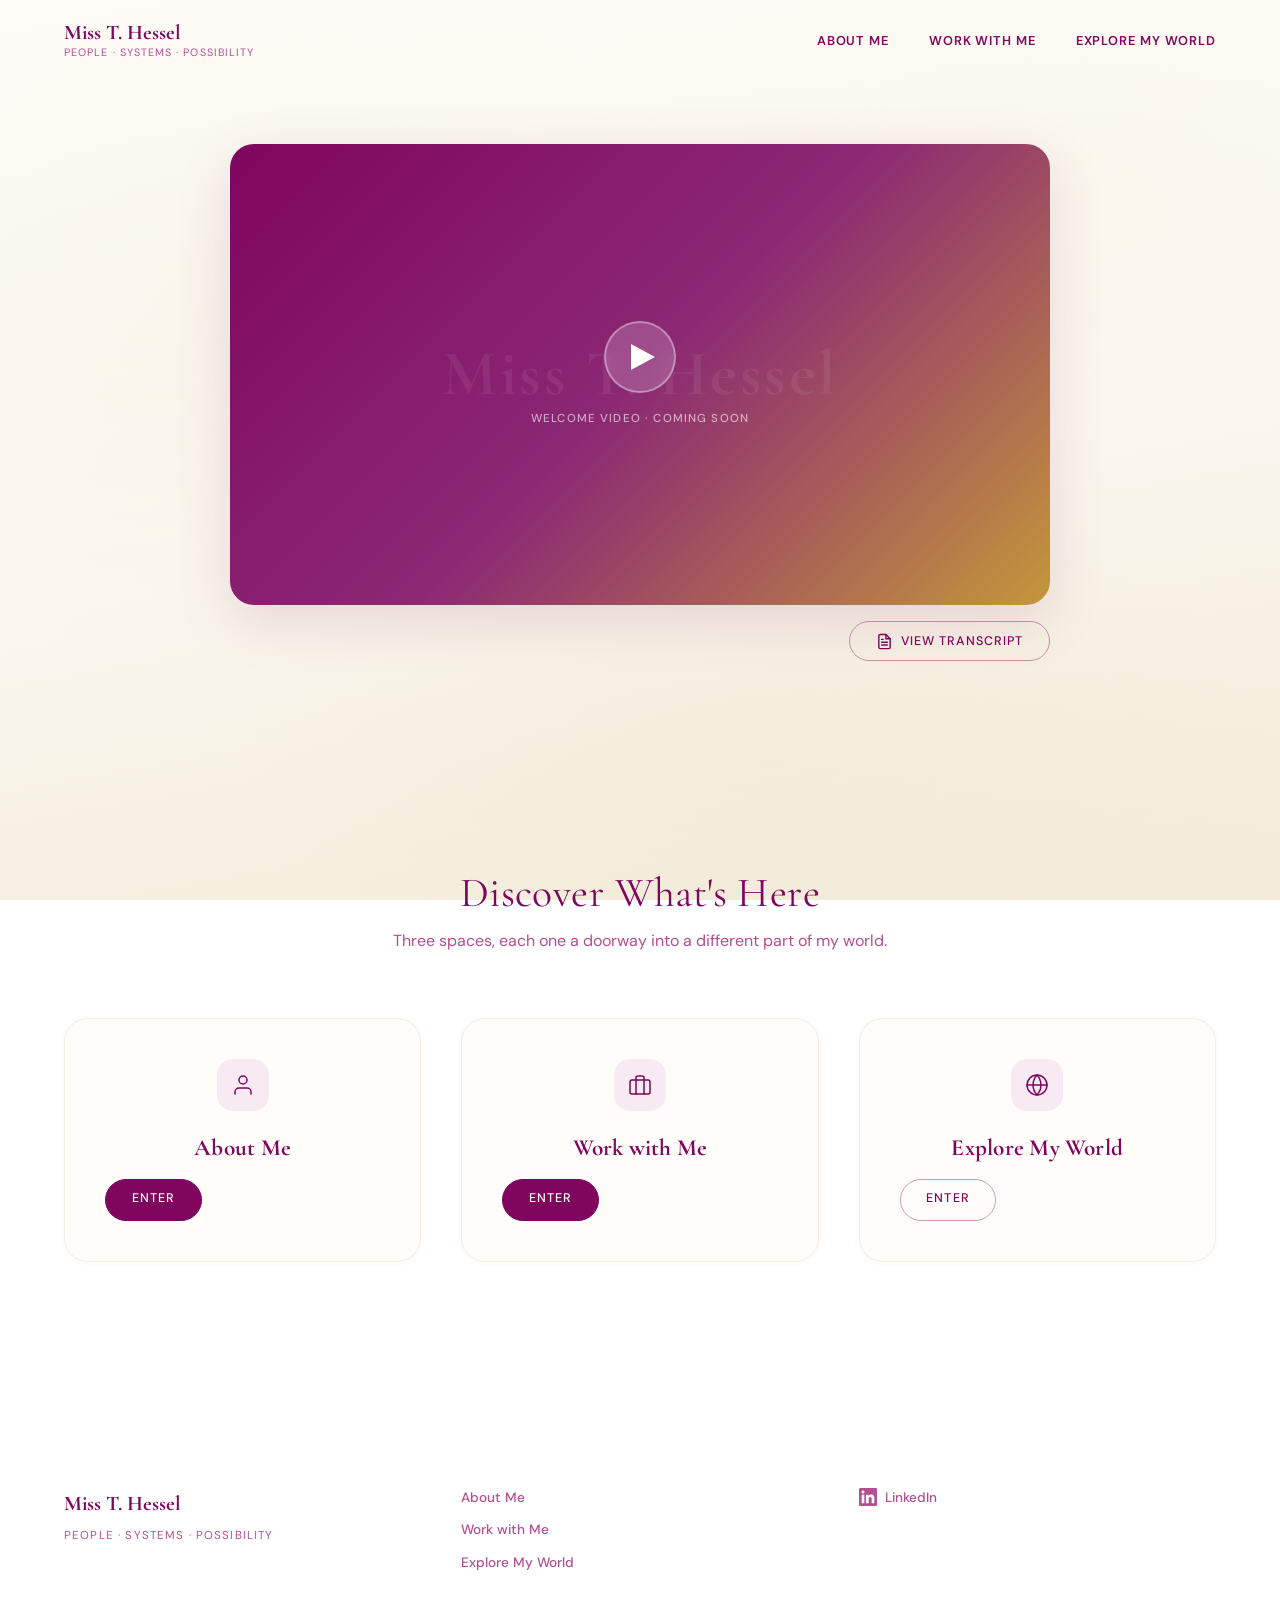
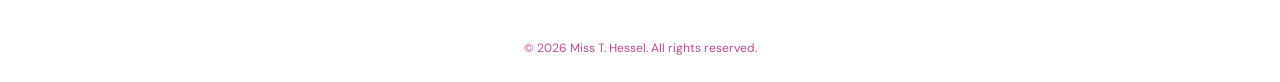
<file: index.html>
<!DOCTYPE html>
<html lang="en">
<head>
  <meta charset="UTF-8">
  <meta name="viewport" content="width=device-width, initial-scale=1.0">
  <title>Miss T. Hessel — People · Systems · Possibility</title>
  <meta name="description" content="Welcome to Miss T. Hessel's personal space — where systems thinking meets human connection. Explore my journey, work with me, or discover my world.">
  <link rel="preconnect" href="https://fonts.googleapis.com">
  <link rel="preconnect" href="https://fonts.gstatic.com" crossorigin>
  <link href="https://fonts.googleapis.com/css2?family=Cormorant+Garamond:ital,wght@0,300;0,400;0,500;0,600;1,300;1,400&family=DM+Sans:opsz,wght@9..40,300;9..40,400;9..40,500;9..40,600&display=swap" rel="stylesheet">
  <link rel="stylesheet" href="assets/css/styles.css">
</head>
<body>

  <!-- ════════════════════════════════════════════
       HEADER
       ════════════════════════════════════════════ -->
  <header class="site-header" id="site-header">
    <div class="container">
      <div class="header-inner">

        <a href="index.html" class="brand" aria-label="Miss T. Hessel — Home">
          <span class="brand-name">Miss T. Hessel</span>
          <span class="brand-tagline">People · Systems · Possibility</span>
        </a>

        <nav class="main-nav" id="main-nav" aria-label="Main navigation">
          <ul>
            <li><a href="about.html"        class="nav-link">About Me</a></li>
            <li><a href="work-with-me.html" class="nav-link">Work with Me</a></li>
            <li><a href="explore.html"      class="nav-link">Explore My World</a></li>
          </ul>
        </nav>

        <button class="hamburger" id="nav-toggle"
                aria-expanded="false" aria-controls="main-nav"
                aria-label="Toggle navigation menu">
          <span></span><span></span><span></span>
        </button>

      </div>
    </div>
  </header>

  <!-- ════════════════════════════════════════════
       MAIN CONTENT
       ════════════════════════════════════════════ -->
  <main>

    <!-- ── Welcome Section ─────────────────────── -->
    <section class="welcome-section">
      <div class="container">
        <div class="video-block">

          <div class="video-container" id="video-container">
            <div class="video-placeholder" id="video-placeholder"
                 role="img" aria-label="Welcome video — coming soon">
              <div class="video-bg-text" aria-hidden="true">Miss T. Hessel</div>
              <button class="play-btn" id="play-btn" aria-label="Play welcome video">
                <span class="play-triangle" aria-hidden="true"></span>
              </button>
              <p class="video-label" id="video-label">Welcome Video &middot; Coming Soon</p>
            </div>
          </div>

          <div class="transcript-controls">
            <button class="btn btn-outline transcript-btn"
                    id="transcript-toggle"
                    aria-expanded="false"
                    aria-controls="transcript-panel">
              <svg class="btn-icon" xmlns="http://www.w3.org/2000/svg"
                   viewBox="0 0 24 24" fill="none" stroke="currentColor"
                   stroke-width="2" stroke-linecap="round" stroke-linejoin="round"
                   aria-hidden="true">
                <path d="M14 2H6a2 2 0 0 0-2 2v16a2 2 0 0 0 2 2h12a2 2 0 0 0 2-2V8z"/>
                <polyline points="14 2 14 8 20 8"/>
                <line x1="16" y1="13" x2="8" y2="13"/>
                <line x1="16" y1="17" x2="8" y2="17"/>
                <polyline points="10 9 9 9 8 9"/>
              </svg>
              <span class="transcript-btn-label">View Transcript</span>
            </button>
          </div>

          <div class="transcript-panel" id="transcript-panel" aria-hidden="true">
            <div class="transcript-inner">
              <h3>Video Transcript</h3>
              <p class="transcript-placeholder">
                The transcript for this welcome video will appear here once the
                video has been recorded. It will provide a full written version
                of the content for accessibility and for those who prefer to read.
              </p>
            </div>
          </div>

        </div>
      </div>
    </section>

    <!-- ── Discover Section ────────────────────── -->
    <section class="discover-section" aria-labelledby="discover-heading">
      <div class="container">

        <div class="section-intro">
          <h2 id="discover-heading" class="section-heading">Discover What's Here</h2>
          <p class="section-subheading">
            Three spaces, each one a doorway into a different part of my world.
          </p>
        </div>

        <div class="cards-grid">

          <article class="nav-card">
            <div class="card-icon-wrap" aria-hidden="true">
              <svg xmlns="http://www.w3.org/2000/svg" viewBox="0 0 24 24"
                   fill="none" stroke="currentColor"
                   stroke-width="1.5" stroke-linecap="round" stroke-linejoin="round">
                <path d="M20 21v-2a4 4 0 0 0-4-4H8a4 4 0 0 0-4 4v2"/>
                <circle cx="12" cy="7" r="4"/>
              </svg>
            </div>
            <h3 class="card-title">About Me</h3>
            <a href="about.html" class="btn btn-primary card-cta">Enter</a>
          </article>

          <article class="nav-card">
            <div class="card-icon-wrap" aria-hidden="true">
              <svg xmlns="http://www.w3.org/2000/svg" viewBox="0 0 24 24"
                   fill="none" stroke="currentColor"
                   stroke-width="1.5" stroke-linecap="round" stroke-linejoin="round">
                <rect x="2" y="7" width="20" height="14" rx="2" ry="2"/>
                <path d="M16 21V5a2 2 0 0 0-2-2h-4a2 2 0 0 0-2 2v16"/>
              </svg>
            </div>
            <h3 class="card-title">Work with Me</h3>
            <a href="work-with-me.html" class="btn btn-primary card-cta">Enter</a>
          </article>

          <article class="nav-card">
            <div class="card-icon-wrap" aria-hidden="true">
              <svg xmlns="http://www.w3.org/2000/svg" viewBox="0 0 24 24"
                   fill="none" stroke="currentColor"
                   stroke-width="1.5" stroke-linecap="round" stroke-linejoin="round">
                <circle cx="12" cy="12" r="10"/>
                <line x1="2" y1="12" x2="22" y2="12"/>
                <path d="M12 2a15.3 15.3 0 0 1 4 10 15.3 15.3 0 0 1-4 10
                         15.3 15.3 0 0 1-4-10 15.3 15.3 0 0 1 4-10z"/>
              </svg>
            </div>
            <h3 class="card-title">Explore My World</h3>
            <a href="explore.html" class="btn btn-outline card-cta">Enter</a>
          </article>

        </div>
      </div>
    </section>

  </main>

  <!-- ════════════════════════════════════════════
       FOOTER
       ════════════════════════════════════════════ -->
  <footer class="site-footer" aria-label="Site footer">
    <div class="container">
      <div class="footer-inner">

        <div class="footer-brand">
          <p class="footer-name">Miss T. Hessel</p>
          <p class="footer-tagline">People · Systems · Possibility</p>
        </div>

        <nav class="footer-nav" aria-label="Footer navigation">
          <a href="about.html">About Me</a>
          <a href="work-with-me.html">Work with Me</a>
          <a href="explore.html">Explore My World</a>
        </nav>

        <div class="footer-social">
          <!-- Update the href below with your real LinkedIn URL -->
          <a href="https://www.linkedin.com/in/your-linkedin-handle"
             target="_blank" rel="noopener noreferrer"
             class="social-link"
             aria-label="Visit Miss T. Hessel on LinkedIn">
            <svg xmlns="http://www.w3.org/2000/svg" viewBox="0 0 24 24"
                 fill="currentColor" aria-hidden="true">
              <path d="M20.447 20.452h-3.554v-5.569c0-1.328-.027-3.037-1.852-3.037
                       -1.853 0-2.136 1.445-2.136 2.939v5.667H9.351V9h3.414v1.561h.046
                       c.477-.9 1.637-1.85 3.37-1.85 3.601 0 4.267 2.37 4.267 5.455v6.286z
                       M5.337 7.433c-1.144 0-2.063-.926-2.063-2.065 0-1.138.92-2.063
                       2.063-2.063 1.14 0 2.064.925 2.064 2.063 0 1.139-.925 2.065-2.064 2.065z
                       M7.119 20.452H3.555V9h3.564v11.452z
                       M22.225 0H1.771C.792 0 0 .774 0 1.729v20.542C0 23.227.792 24
                       1.771 24h20.451C23.2 24 24 23.227 24 22.271V1.729C24 .774 23.2 0
                       22.222 0h.003z"/>
            </svg>
            LinkedIn
          </a>
        </div>

      </div>

      <div class="footer-bottom">
        <p>&copy; 2026 Miss T. Hessel. All rights reserved.</p>
      </div>
    </div>
  </footer>

  <script src="assets/js/main.js"></script>
</body>
</html>
</file>
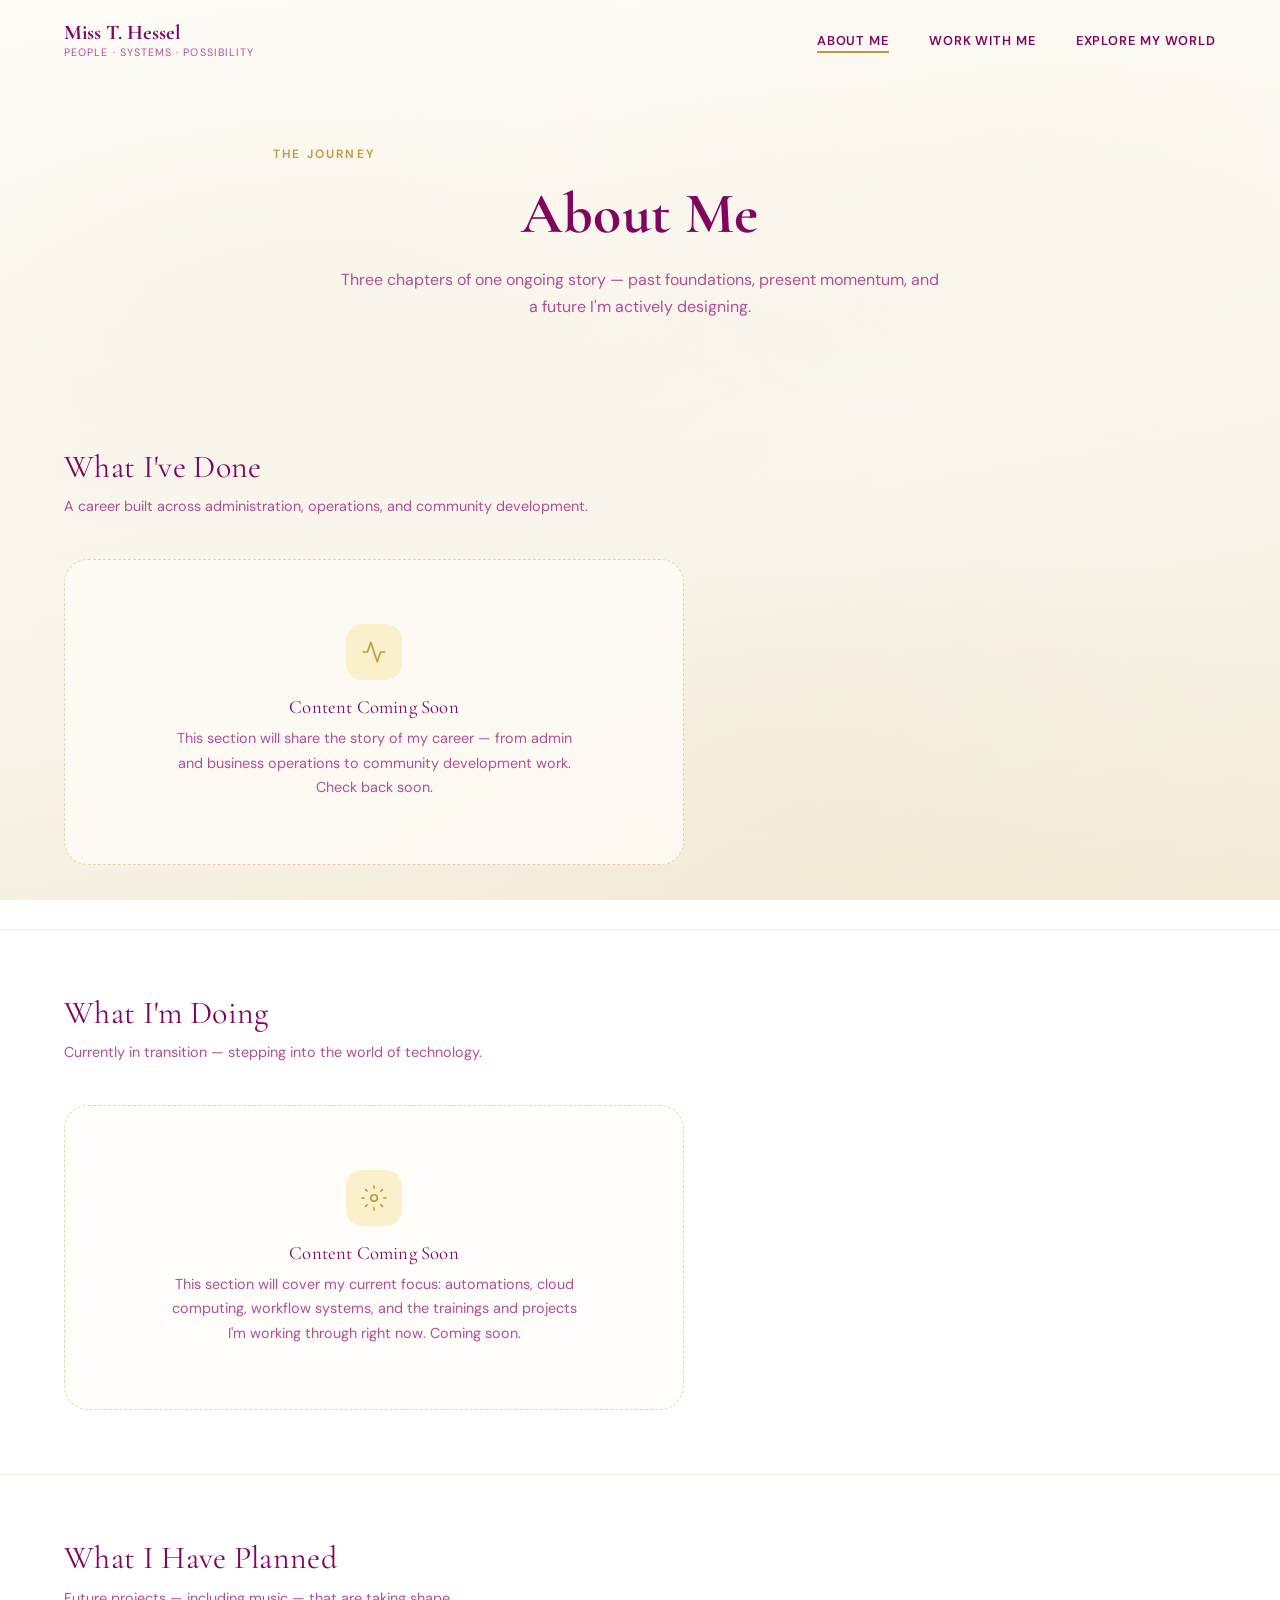
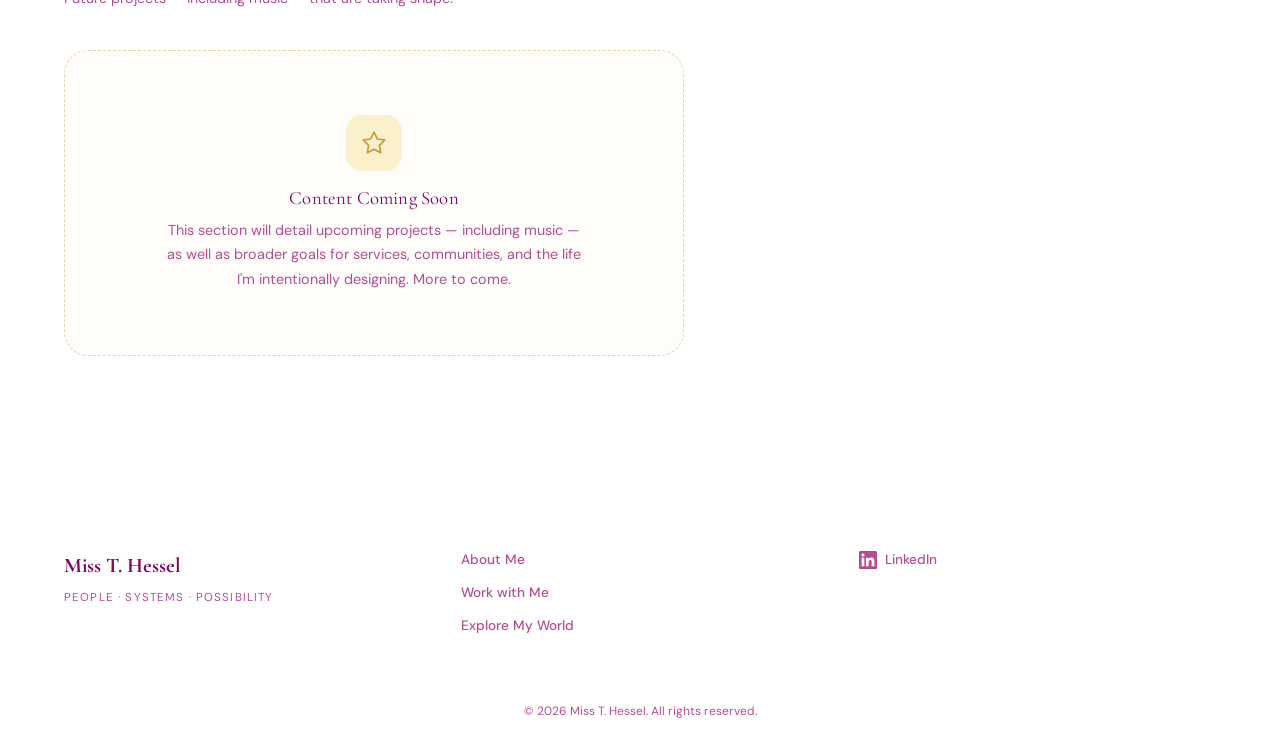
<file: about.html>
<!DOCTYPE html>
<html lang="en">
<head>
  <meta charset="UTF-8">
  <meta name="viewport" content="width=device-width, initial-scale=1.0">
  <title>About Me — Miss T. Hessel</title>
  <meta name="description" content="The story of Miss T. Hessel — what she's done, what she's doing now, and what she has planned.">
  <link rel="preconnect" href="https://fonts.googleapis.com">
  <link rel="preconnect" href="https://fonts.gstatic.com" crossorigin>
  <link href="https://fonts.googleapis.com/css2?family=Cormorant+Garamond:ital,wght@0,300;0,400;0,500;0,600;1,300;1,400&family=DM+Sans:opsz,wght@9..40,300;9..40,400;9..40,500;9..40,600&display=swap" rel="stylesheet">
  <link rel="stylesheet" href="assets/css/styles.css">
</head>
<body>

  <!-- ════════════════════════════════════════════
       HEADER
       ════════════════════════════════════════════ -->
  <header class="site-header" id="site-header">
    <div class="container">
      <div class="header-inner">

        <a href="index.html" class="brand" aria-label="Miss T. Hessel — Home">
          <span class="brand-name">Miss T. Hessel</span>
          <span class="brand-tagline">People · Systems · Possibility</span>
        </a>

        <nav class="main-nav" id="main-nav" aria-label="Main navigation">
          <ul>
            <li><a href="about.html"        class="nav-link">About Me</a></li>
            <li><a href="work-with-me.html" class="nav-link">Work with Me</a></li>
            <li><a href="explore.html"      class="nav-link">Explore My World</a></li>
          </ul>
        </nav>

        <button class="hamburger" id="nav-toggle"
                aria-expanded="false" aria-controls="main-nav"
                aria-label="Toggle navigation menu">
          <span></span><span></span><span></span>
        </button>

      </div>
    </div>
  </header>

  <!-- ════════════════════════════════════════════
       MAIN
       ════════════════════════════════════════════ -->
  <main>

    <!-- Page Hero -->
    <div class="page-hero">
      <div class="container">
        <p class="page-hero-eyebrow">The Journey</p>
        <h1 class="page-hero-title">About Me</h1>
        <p class="page-hero-desc">
          Three chapters of one ongoing story — past foundations, present momentum,
          and a future I'm actively designing.
        </p>
      </div>
    </div>

    <!-- ── Section 1: What I've Done ─────────── -->
    <section class="content-section" aria-labelledby="done-heading">
      <div class="container">
        <span class="section-anchor" id="done" aria-hidden="true"></span>
        <h2 class="content-section-heading" id="done-heading">What I've Done</h2>
        <p class="content-section-sub">
          A career built across administration, operations, and community development.
        </p>
        <div class="construction-card">
          <div class="construction-card-icon" aria-hidden="true">
            <svg xmlns="http://www.w3.org/2000/svg" viewBox="0 0 24 24"
                 fill="none" stroke="currentColor"
                 stroke-width="1.5" stroke-linecap="round" stroke-linejoin="round">
              <polyline points="22 12 18 12 15 21 9 3 6 12 2 12"/>
            </svg>
          </div>
          <h3>Content Coming Soon</h3>
          <p>
            This section will share the story of my career — from admin and business
            operations to community development work. Check back soon.
          </p>
        </div>
      </div>
    </section>

    <!-- ── Section 2: What I'm Doing ─────────── -->
    <section class="content-section" aria-labelledby="doing-heading">
      <div class="container">
        <span class="section-anchor" id="doing" aria-hidden="true"></span>
        <h2 class="content-section-heading" id="doing-heading">What I'm Doing</h2>
        <p class="content-section-sub">
          Currently in transition — stepping into the world of technology.
        </p>
        <div class="construction-card">
          <div class="construction-card-icon" aria-hidden="true">
            <svg xmlns="http://www.w3.org/2000/svg" viewBox="0 0 24 24"
                 fill="none" stroke="currentColor"
                 stroke-width="1.5" stroke-linecap="round" stroke-linejoin="round">
              <circle cx="12" cy="12" r="3"/>
              <path d="M12 1v2M12 21v2M4.22 4.22l1.42 1.42M18.36 18.36l1.42 1.42
                       M1 12h2M21 12h2M4.22 19.78l1.42-1.42M18.36 5.64l1.42-1.42"/>
            </svg>
          </div>
          <h3>Content Coming Soon</h3>
          <p>
            This section will cover my current focus: automations, cloud computing,
            workflow systems, and the trainings and projects I'm working through
            right now. Coming soon.
          </p>
        </div>
      </div>
    </section>

    <!-- ── Section 3: What I Have Planned ───── -->
    <section class="content-section" aria-labelledby="planned-heading">
      <div class="container">
        <span class="section-anchor" id="planned" aria-hidden="true"></span>
        <h2 class="content-section-heading" id="planned-heading">What I Have Planned</h2>
        <p class="content-section-sub">
          Future projects — including music — that are taking shape.
        </p>
        <div class="construction-card">
          <div class="construction-card-icon" aria-hidden="true">
            <svg xmlns="http://www.w3.org/2000/svg" viewBox="0 0 24 24"
                 fill="none" stroke="currentColor"
                 stroke-width="1.5" stroke-linecap="round" stroke-linejoin="round">
              <polygon points="12 2 15.09 8.26 22 9.27 17 14.14
                               18.18 21.02 12 17.77 5.82 21.02
                               7 14.14 2 9.27 8.91 8.26 12 2"/>
            </svg>
          </div>
          <h3>Content Coming Soon</h3>
          <p>
            This section will detail upcoming projects — including music — as well as
            broader goals for services, communities, and the life I'm intentionally
            designing. More to come.
          </p>
        </div>
      </div>
    </section>

  </main>

  <!-- ════════════════════════════════════════════
       FOOTER
       ════════════════════════════════════════════ -->
  <footer class="site-footer" aria-label="Site footer">
    <div class="container">
      <div class="footer-inner">

        <div class="footer-brand">
          <p class="footer-name">Miss T. Hessel</p>
          <p class="footer-tagline">People · Systems · Possibility</p>
        </div>

        <nav class="footer-nav" aria-label="Footer navigation">
          <a href="about.html">About Me</a>
          <a href="work-with-me.html">Work with Me</a>
          <a href="explore.html">Explore My World</a>
        </nav>

        <div class="footer-social">
          <a href="https://www.linkedin.com/in/your-linkedin-handle"
             target="_blank" rel="noopener noreferrer"
             class="social-link"
             aria-label="Visit Miss T. Hessel on LinkedIn">
            <svg xmlns="http://www.w3.org/2000/svg" viewBox="0 0 24 24"
                 fill="currentColor" aria-hidden="true">
              <path d="M20.447 20.452h-3.554v-5.569c0-1.328-.027-3.037-1.852-3.037
                       -1.853 0-2.136 1.445-2.136 2.939v5.667H9.351V9h3.414v1.561h.046
                       c.477-.9 1.637-1.85 3.37-1.85 3.601 0 4.267 2.37 4.267 5.455v6.286z
                       M5.337 7.433c-1.144 0-2.063-.926-2.063-2.065 0-1.138.92-2.063
                       2.063-2.063 1.14 0 2.064.925 2.064 2.063 0 1.139-.925 2.065-2.064 2.065z
                       M7.119 20.452H3.555V9h3.564v11.452z
                       M22.225 0H1.771C.792 0 0 .774 0 1.729v20.542C0 23.227.792 24
                       1.771 24h20.451C23.2 24 24 23.227 24 22.271V1.729C24 .774 23.2 0
                       22.222 0h.003z"/>
            </svg>
            LinkedIn
          </a>
        </div>

      </div>
      <div class="footer-bottom">
        <p>&copy; 2026 Miss T. Hessel. All rights reserved.</p>
      </div>
    </div>
  </footer>

  <script src="assets/js/main.js"></script>
</body>
</html>
</file>
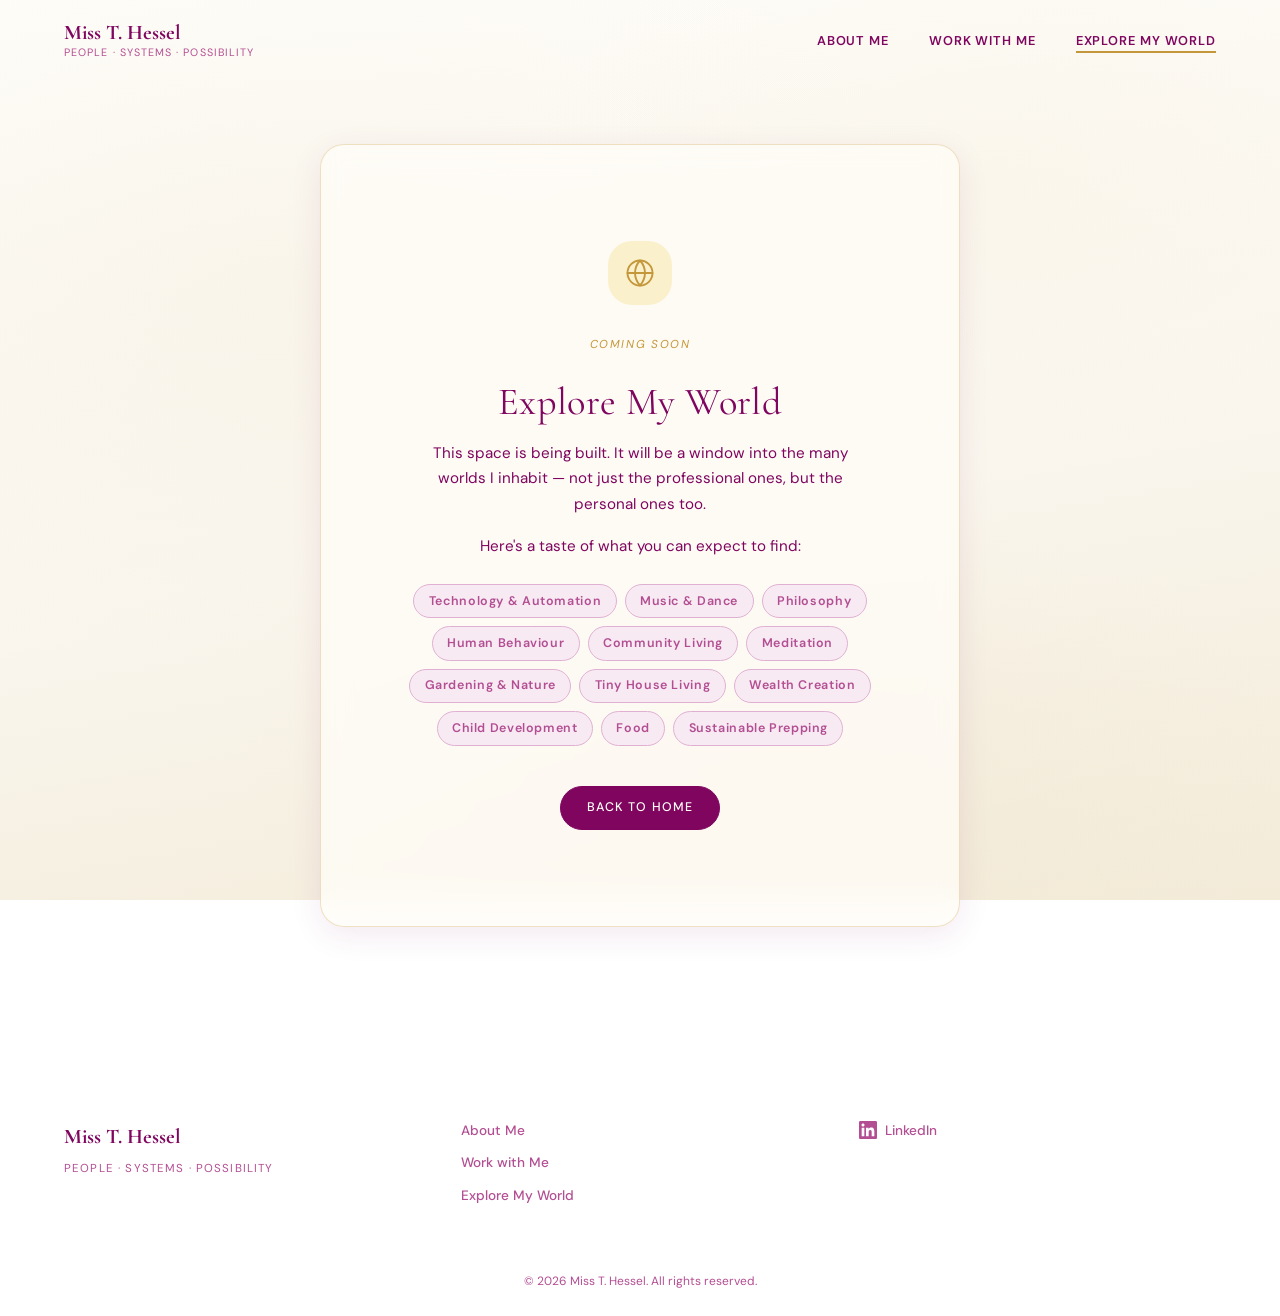
<file: explore.html>
<!DOCTYPE html>
<html lang="en">
<head>
  <meta charset="UTF-8">
  <meta name="viewport" content="width=device-width, initial-scale=1.0">
  <title>Explore My World — Miss T. Hessel</title>
  <meta name="description" content="Explore Miss T. Hessel's world — technology, music, philosophy, community, nature, and more. Coming soon.">
  <link rel="preconnect" href="https://fonts.googleapis.com">
  <link rel="preconnect" href="https://fonts.gstatic.com" crossorigin>
  <link href="https://fonts.googleapis.com/css2?family=Cormorant+Garamond:ital,wght@0,300;0,400;0,500;0,600;1,300;1,400&family=DM+Sans:opsz,wght@9..40,300;9..40,400;9..40,500;9..40,600&display=swap" rel="stylesheet">
  <link rel="stylesheet" href="assets/css/styles.css">
  <style>
    /* Page-specific: full-height centred placeholder */
    .explore-placeholder {
      min-height: calc(100vh - var(--header-height) - 300px);
      display: flex;
      align-items: center;
      justify-content: center;
      padding: var(--space-xl) 0;
    }
    .explore-card {
      background: rgba(255, 253, 248, 0.78);
      backdrop-filter: blur(14px);
      -webkit-backdrop-filter: blur(14px);
      border: 1px solid rgba(196, 151, 58, 0.28);
      border-radius: var(--radius-lg);
      padding: var(--space-2xl) var(--space-xl);
      text-align: center;
      max-width: 640px;
      width: 100%;
      box-shadow: var(--shadow-md);
    }
    .explore-card-icon {
      width: 64px;
      height: 64px;
      border-radius: var(--radius-lg);
      background: var(--gold-pale);
      display: flex;
      align-items: center;
      justify-content: center;
      margin: 0 auto var(--space-md);
    }
    .explore-card-icon svg {
      width: 30px;
      height: 30px;
      stroke: var(--gold);
    }
    .explore-card h2 {
      font-size: clamp(1.6rem, 4vw, 2.4rem);
      color: var(--plum-dark);
      margin-bottom: var(--space-sm);
    }
    .explore-card p {
      font-size: 0.95rem;
      color: var(--text-body);
      max-width: 46ch;
      margin: 0 auto var(--space-sm);
    }
    .explore-topics {
      display: flex;
      flex-wrap: wrap;
      gap: 0.5rem;
      justify-content: center;
      margin: var(--space-md) 0 var(--space-lg);
    }
    .topic-chip {
      padding: 0.35rem 0.9rem;
      background: var(--plum-pale);
      color: var(--plum-mid);
      font-size: 0.78rem;
      font-weight: 600;
      letter-spacing: 0.05em;
      border-radius: var(--radius-full);
      border: 1px solid var(--plum-light);
    }
  </style>
</head>
<body>

  <!-- ════════════════════════════════════════════
       HEADER
       ════════════════════════════════════════════ -->
  <header class="site-header" id="site-header">
    <div class="container">
      <div class="header-inner">

        <a href="index.html" class="brand" aria-label="Miss T. Hessel — Home">
          <span class="brand-name">Miss T. Hessel</span>
          <span class="brand-tagline">People · Systems · Possibility</span>
        </a>

        <nav class="main-nav" id="main-nav" aria-label="Main navigation">
          <ul>
            <li><a href="about.html"        class="nav-link">About Me</a></li>
            <li><a href="work-with-me.html" class="nav-link">Work with Me</a></li>
            <li><a href="explore.html"      class="nav-link">Explore My World</a></li>
          </ul>
        </nav>

        <button class="hamburger" id="nav-toggle"
                aria-expanded="false" aria-controls="main-nav"
                aria-label="Toggle navigation menu">
          <span></span><span></span><span></span>
        </button>

      </div>
    </div>
  </header>

  <!-- ════════════════════════════════════════════
       MAIN
       ════════════════════════════════════════════ -->
  <main>
    <div style="padding-top: var(--header-height);">
      <div class="explore-placeholder">
        <div class="container" style="display:flex; justify-content:center;">
          <div class="explore-card">

            <div class="explore-card-icon" aria-hidden="true">
              <svg xmlns="http://www.w3.org/2000/svg" viewBox="0 0 24 24"
                   fill="none" stroke="currentColor"
                   stroke-width="1.5" stroke-linecap="round" stroke-linejoin="round">
                <circle cx="12" cy="12" r="10"/>
                <line x1="2" y1="12" x2="22" y2="12"/>
                <path d="M12 2a15.3 15.3 0 0 1 4 10 15.3 15.3 0 0 1-4 10
                         15.3 15.3 0 0 1-4-10 15.3 15.3 0 0 1 4-10z"/>
              </svg>
            </div>

            <div class="coming-soon-badge" style="margin: 0 auto var(--space-md);">
              Coming Soon
            </div>

            <h2>Explore My World</h2>

            <p>
              This space is being built. It will be a window into the many worlds
              I inhabit — not just the professional ones, but the personal ones too.
            </p>
            <p>
              Here's a taste of what you can expect to find:
            </p>

            <div class="explore-topics" aria-label="Topics coming to this section">
              <span class="topic-chip">Technology &amp; Automation</span>
              <span class="topic-chip">Music &amp; Dance</span>
              <span class="topic-chip">Philosophy</span>
              <span class="topic-chip">Human Behaviour</span>
              <span class="topic-chip">Community Living</span>
              <span class="topic-chip">Meditation</span>
              <span class="topic-chip">Gardening &amp; Nature</span>
              <span class="topic-chip">Tiny House Living</span>
              <span class="topic-chip">Wealth Creation</span>
              <span class="topic-chip">Child Development</span>
              <span class="topic-chip">Food</span>
              <span class="topic-chip">Sustainable Prepping</span>
            </div>

            <a href="index.html" class="btn btn-primary">
              Back to Home
            </a>

          </div>
        </div>
      </div>
    </div>
  </main>

  <!-- ════════════════════════════════════════════
       FOOTER
       ════════════════════════════════════════════ -->
  <footer class="site-footer" aria-label="Site footer">
    <div class="container">
      <div class="footer-inner">

        <div class="footer-brand">
          <p class="footer-name">Miss T. Hessel</p>
          <p class="footer-tagline">People · Systems · Possibility</p>
        </div>

        <nav class="footer-nav" aria-label="Footer navigation">
          <a href="about.html">About Me</a>
          <a href="work-with-me.html">Work with Me</a>
          <a href="explore.html">Explore My World</a>
        </nav>

        <div class="footer-social">
          <a href="https://www.linkedin.com/in/your-linkedin-handle"
             target="_blank" rel="noopener noreferrer"
             class="social-link"
             aria-label="Visit Miss T. Hessel on LinkedIn">
            <svg xmlns="http://www.w3.org/2000/svg" viewBox="0 0 24 24"
                 fill="currentColor" aria-hidden="true">
              <path d="M20.447 20.452h-3.554v-5.569c0-1.328-.027-3.037-1.852-3.037
                       -1.853 0-2.136 1.445-2.136 2.939v5.667H9.351V9h3.414v1.561h.046
                       c.477-.9 1.637-1.85 3.37-1.85 3.601 0 4.267 2.37 4.267 5.455v6.286z
                       M5.337 7.433c-1.144 0-2.063-.926-2.063-2.065 0-1.138.92-2.063
                       2.063-2.063 1.14 0 2.064.925 2.064 2.063 0 1.139-.925 2.065-2.064 2.065z
                       M7.119 20.452H3.555V9h3.564v11.452z
                       M22.225 0H1.771C.792 0 0 .774 0 1.729v20.542C0 23.227.792 24
                       1.771 24h20.451C23.2 24 24 23.227 24 22.271V1.729C24 .774 23.2 0
                       22.222 0h.003z"/>
            </svg>
            LinkedIn
          </a>
        </div>

      </div>
      <div class="footer-bottom">
        <p>&copy; 2026 Miss T. Hessel. All rights reserved.</p>
      </div>
    </div>
  </footer>

  <script src="assets/js/main.js"></script>
</body>
</html>
</file>
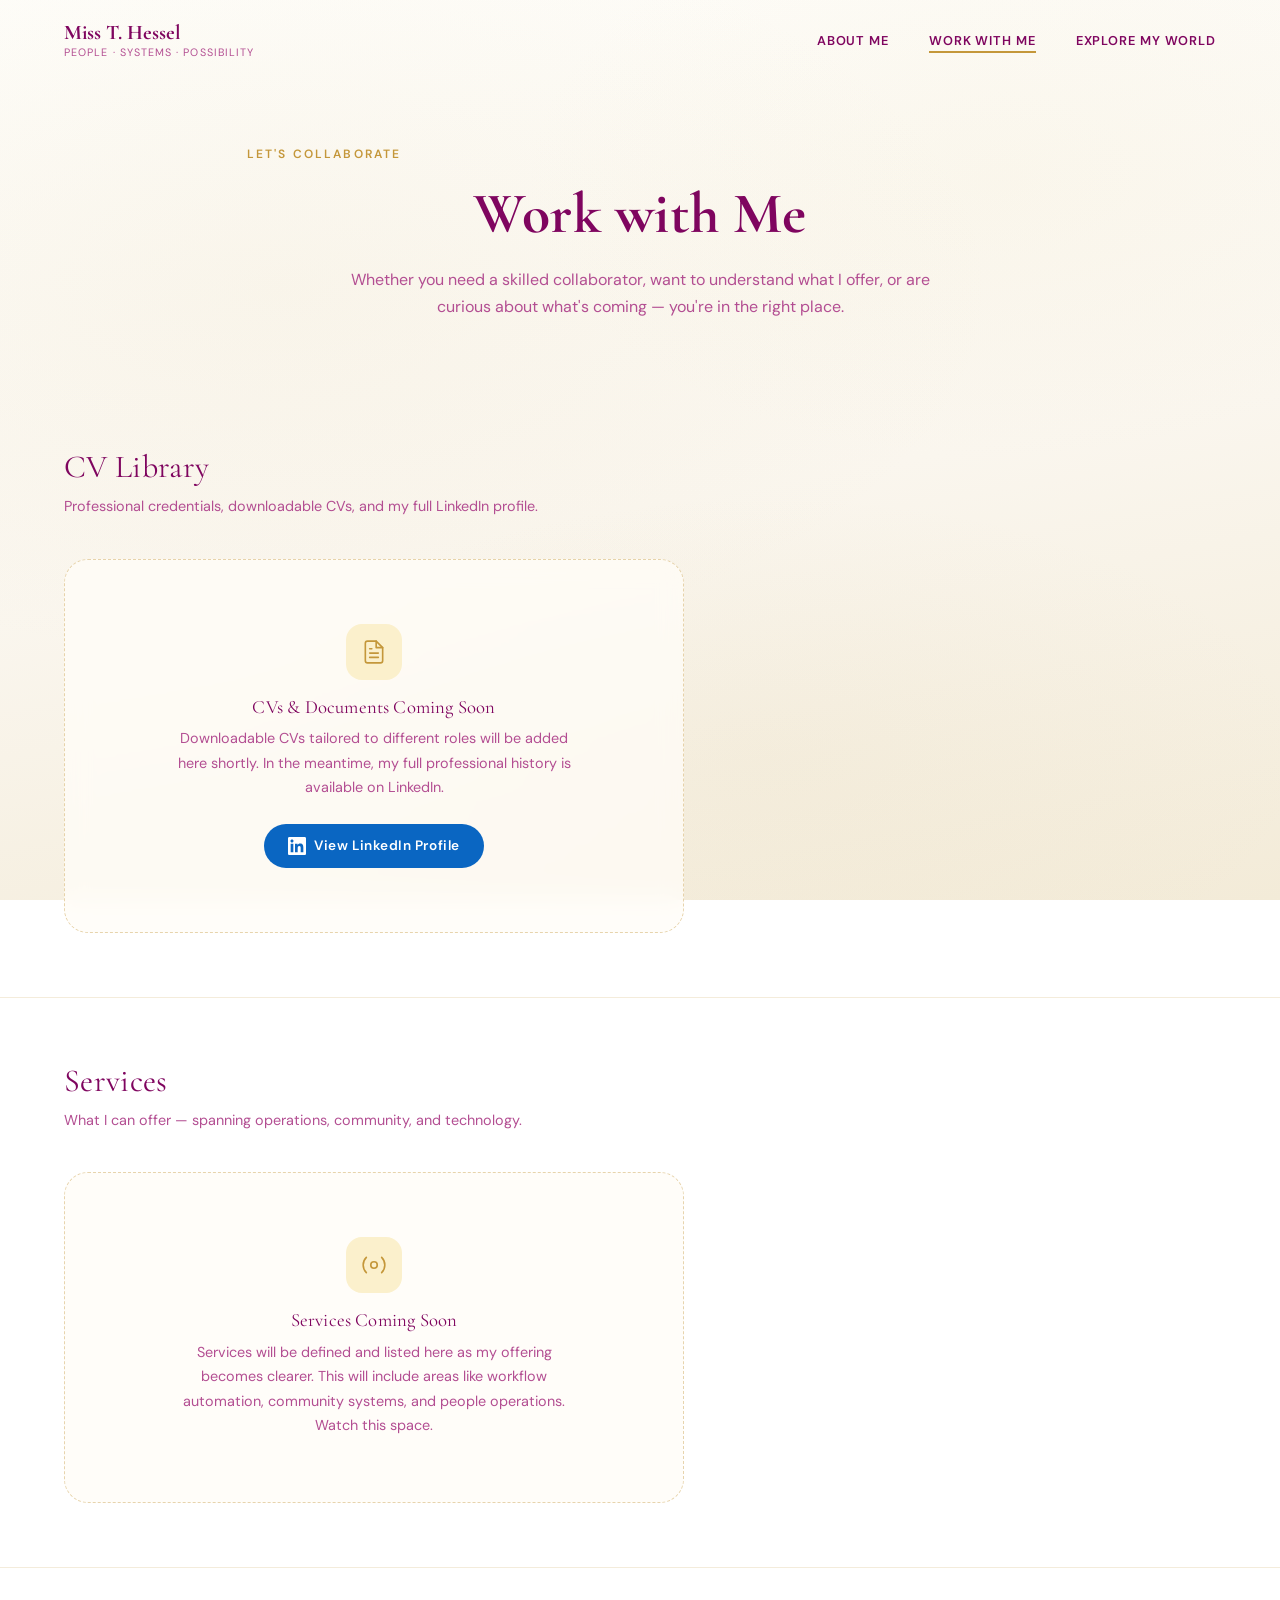
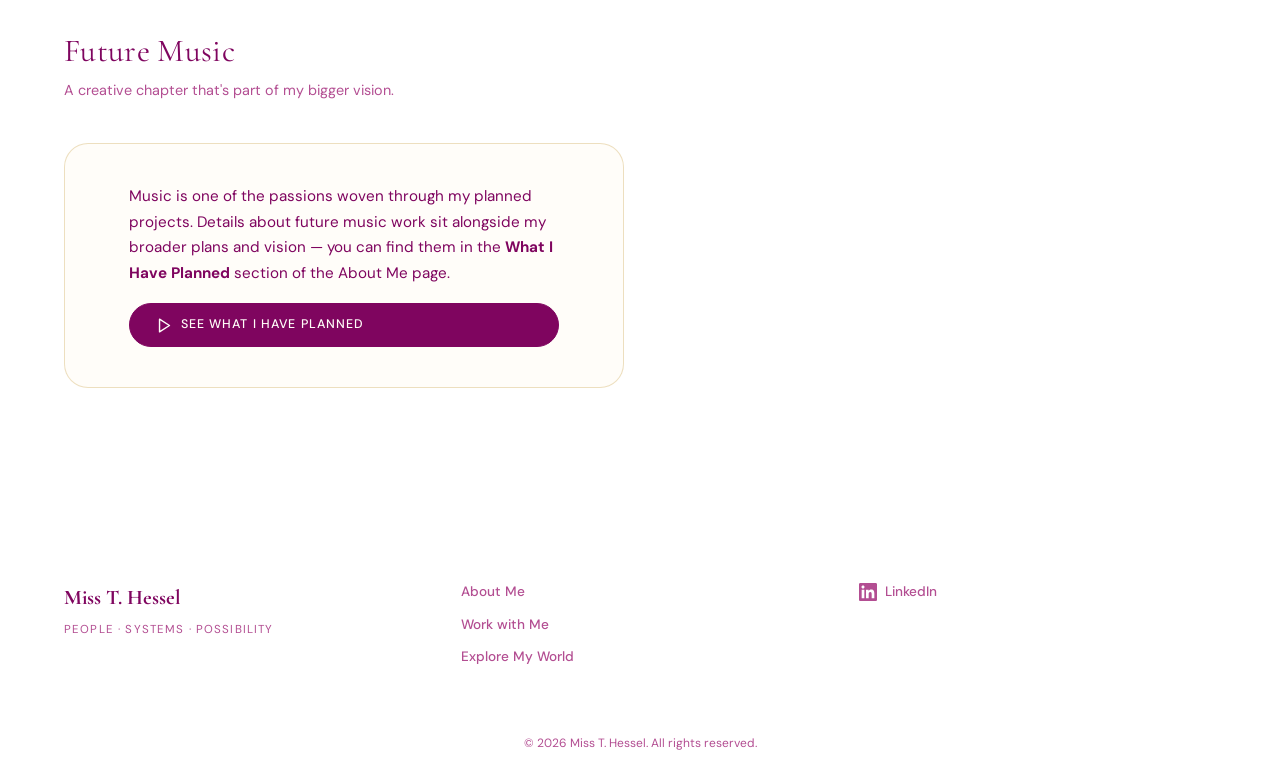
<file: work-with-me.html>
<!DOCTYPE html>
<html lang="en">
<head>
  <meta charset="UTF-8">
  <meta name="viewport" content="width=device-width, initial-scale=1.0">
  <title>Work with Me — Miss T. Hessel</title>
  <meta name="description" content="Work with Miss T. Hessel — CV Library, LinkedIn profile, services, and future projects.">
  <link rel="preconnect" href="https://fonts.googleapis.com">
  <link rel="preconnect" href="https://fonts.gstatic.com" crossorigin>
  <link href="https://fonts.googleapis.com/css2?family=Cormorant+Garamond:ital,wght@0,300;0,400;0,500;0,600;1,300;1,400&family=DM+Sans:opsz,wght@9..40,300;9..40,400;9..40,500;9..40,600&display=swap" rel="stylesheet">
  <link rel="stylesheet" href="assets/css/styles.css">
</head>
<body>

  <!-- ════════════════════════════════════════════
       HEADER
       ════════════════════════════════════════════ -->
  <header class="site-header" id="site-header">
    <div class="container">
      <div class="header-inner">

        <a href="index.html" class="brand" aria-label="Miss T. Hessel — Home">
          <span class="brand-name">Miss T. Hessel</span>
          <span class="brand-tagline">People · Systems · Possibility</span>
        </a>

        <nav class="main-nav" id="main-nav" aria-label="Main navigation">
          <ul>
            <li><a href="about.html"        class="nav-link">About Me</a></li>
            <li><a href="work-with-me.html" class="nav-link">Work with Me</a></li>
            <li><a href="explore.html"      class="nav-link">Explore My World</a></li>
          </ul>
        </nav>

        <button class="hamburger" id="nav-toggle"
                aria-expanded="false" aria-controls="main-nav"
                aria-label="Toggle navigation menu">
          <span></span><span></span><span></span>
        </button>

      </div>
    </div>
  </header>

  <!-- ════════════════════════════════════════════
       MAIN
       ════════════════════════════════════════════ -->
  <main>

    <!-- Page Hero -->
    <div class="page-hero">
      <div class="container">
        <p class="page-hero-eyebrow">Let's Collaborate</p>
        <h1 class="page-hero-title">Work with Me</h1>
        <p class="page-hero-desc">
          Whether you need a skilled collaborator, want to understand what I
          offer, or are curious about what's coming — you're in the right place.
        </p>
      </div>
    </div>

    <!-- ── Section A: CV Library ─────────────── -->
    <section class="content-section" aria-labelledby="cv-heading">
      <div class="container">
        <span class="section-anchor" id="cv-library" aria-hidden="true"></span>
        <h2 class="content-section-heading" id="cv-heading">CV Library</h2>
        <p class="content-section-sub">
          Professional credentials, downloadable CVs, and my full LinkedIn profile.
        </p>

        <div class="construction-card">
          <div class="construction-card-icon" aria-hidden="true">
            <svg xmlns="http://www.w3.org/2000/svg" viewBox="0 0 24 24"
                 fill="none" stroke="currentColor"
                 stroke-width="1.5" stroke-linecap="round" stroke-linejoin="round">
              <path d="M14 2H6a2 2 0 0 0-2 2v16a2 2 0 0 0 2 2h12
                       a2 2 0 0 0 2-2V8z"/>
              <polyline points="14 2 14 8 20 8"/>
              <line x1="16" y1="13" x2="8" y2="13"/>
              <line x1="16" y1="17" x2="8" y2="17"/>
              <polyline points="10 9 9 9 8 9"/>
            </svg>
          </div>
          <h3>CVs &amp; Documents Coming Soon</h3>
          <p>
            Downloadable CVs tailored to different roles will be added here shortly.
            In the meantime, my full professional history is available on LinkedIn.
          </p>

          <!-- Update the href below with your real LinkedIn URL -->
          <a href="https://www.linkedin.com/in/your-linkedin-handle"
             target="_blank" rel="noopener noreferrer"
             class="linkedin-link">
            <svg xmlns="http://www.w3.org/2000/svg" viewBox="0 0 24 24"
                 fill="currentColor" aria-hidden="true">
              <path d="M20.447 20.452h-3.554v-5.569c0-1.328-.027-3.037-1.852-3.037
                       -1.853 0-2.136 1.445-2.136 2.939v5.667H9.351V9h3.414v1.561h.046
                       c.477-.9 1.637-1.85 3.37-1.85 3.601 0 4.267 2.37 4.267 5.455v6.286z
                       M5.337 7.433c-1.144 0-2.063-.926-2.063-2.065 0-1.138.92-2.063
                       2.063-2.063 1.14 0 2.064.925 2.064 2.063 0 1.139-.925 2.065-2.064 2.065z
                       M7.119 20.452H3.555V9h3.564v11.452z
                       M22.225 0H1.771C.792 0 0 .774 0 1.729v20.542C0 23.227.792 24
                       1.771 24h20.451C23.2 24 24 23.227 24 22.271V1.729C24 .774 23.2 0
                       22.222 0h.003z"/>
            </svg>
            View LinkedIn Profile
          </a>
        </div>
      </div>
    </section>

    <!-- ── Section B: Services ────────────────── -->
    <section class="content-section" aria-labelledby="services-heading">
      <div class="container">
        <span class="section-anchor" id="services" aria-hidden="true"></span>
        <h2 class="content-section-heading" id="services-heading">Services</h2>
        <p class="content-section-sub">
          What I can offer — spanning operations, community, and technology.
        </p>
        <div class="construction-card">
          <div class="construction-card-icon" aria-hidden="true">
            <svg xmlns="http://www.w3.org/2000/svg" viewBox="0 0 24 24"
                 fill="none" stroke="currentColor"
                 stroke-width="1.5" stroke-linecap="round" stroke-linejoin="round">
              <circle cx="12" cy="12" r="3"/>
              <path d="M19.07 4.93a10 10 0 0 1 0 14.14M4.93 4.93a10 10 0 0 0 0 14.14"/>
            </svg>
          </div>
          <h3>Services Coming Soon</h3>
          <p>
            Services will be defined and listed here as my offering becomes clearer.
            This will include areas like workflow automation, community systems,
            and people operations. Watch this space.
          </p>
        </div>
      </div>
    </section>

    <!-- ── Section C: Future Music ────────────── -->
    <section class="content-section" aria-labelledby="music-heading">
      <div class="container">
        <span class="section-anchor" id="future-music" aria-hidden="true"></span>
        <h2 class="content-section-heading" id="music-heading">Future Music</h2>
        <p class="content-section-sub">
          A creative chapter that's part of my bigger vision.
        </p>
        <div class="redirect-card">
          <p>
            Music is one of the passions woven through my planned projects. Details
            about future music work sit alongside my broader plans and vision — you
            can find them in the <strong>What I Have Planned</strong> section of
            the About Me page.
          </p>
          <a href="about.html#planned" class="btn btn-primary">
            <svg xmlns="http://www.w3.org/2000/svg" viewBox="0 0 24 24"
                 fill="none" stroke="currentColor"
                 stroke-width="2" stroke-linecap="round" stroke-linejoin="round"
                 class="btn-icon" aria-hidden="true">
              <polygon points="5 3 19 12 5 21 5 3"/>
            </svg>
            See What I Have Planned
          </a>
        </div>
      </div>
    </section>

  </main>

  <!-- ════════════════════════════════════════════
       FOOTER
       ════════════════════════════════════════════ -->
  <footer class="site-footer" aria-label="Site footer">
    <div class="container">
      <div class="footer-inner">

        <div class="footer-brand">
          <p class="footer-name">Miss T. Hessel</p>
          <p class="footer-tagline">People · Systems · Possibility</p>
        </div>

        <nav class="footer-nav" aria-label="Footer navigation">
          <a href="about.html">About Me</a>
          <a href="work-with-me.html">Work with Me</a>
          <a href="explore.html">Explore My World</a>
        </nav>

        <div class="footer-social">
          <a href="https://www.linkedin.com/in/your-linkedin-handle"
             target="_blank" rel="noopener noreferrer"
             class="social-link"
             aria-label="Visit Miss T. Hessel on LinkedIn">
            <svg xmlns="http://www.w3.org/2000/svg" viewBox="0 0 24 24"
                 fill="currentColor" aria-hidden="true">
              <path d="M20.447 20.452h-3.554v-5.569c0-1.328-.027-3.037-1.852-3.037
                       -1.853 0-2.136 1.445-2.136 2.939v5.667H9.351V9h3.414v1.561h.046
                       c.477-.9 1.637-1.85 3.37-1.85 3.601 0 4.267 2.37 4.267 5.455v6.286z
                       M5.337 7.433c-1.144 0-2.063-.926-2.063-2.065 0-1.138.92-2.063
                       2.063-2.063 1.14 0 2.064.925 2.064 2.063 0 1.139-.925 2.065-2.064 2.065z
                       M7.119 20.452H3.555V9h3.564v11.452z
                       M22.225 0H1.771C.792 0 0 .774 0 1.729v20.542C0 23.227.792 24
                       1.771 24h20.451C23.2 24 24 23.227 24 22.271V1.729C24 .774 23.2 0
                       22.222 0h.003z"/>
            </svg>
            LinkedIn
          </a>
        </div>

      </div>
      <div class="footer-bottom">
        <p>&copy; 2026 Miss T. Hessel. All rights reserved.</p>
      </div>
    </div>
  </footer>

  <script src="assets/js/main.js"></script>
</body>
</html>
</file>
<file: assets/css/styles.css>
/* ============================================================
   CSS Custom Properties
   ============================================================ */
:root {
  --plum-darkest:  #5C0344;
  --plum-dark:     #7f055f;
  --plum:          #9B1878;
  --plum-mid:      #B34E92;
  --plum-light:    #E0B0D2;
  --plum-pale:     #F7EAF3;

  --gold:          #C4973A;
  --gold-light:    #E8C55E;
  --gold-pale:     #FBF0CC;

  --cream:         #F0E3CA;
  --beige:         #F5E9D0;
  --white:         #FFFDF8;

  --text-heading:  #7f055f;
  --text-body:     #7f055f;
  --text-muted:    #B34E92;

  --font-serif:    'Cormorant Garamond', Georgia, serif;
  --font-sans:     'DM Sans', -apple-system, BlinkMacSystemFont, sans-serif;

  --space-xs:  0.5rem;
  --space-sm:  1rem;
  --space-md:  1.5rem;
  --space-lg:  2.5rem;
  --space-xl:  4rem;
  --space-2xl: 6rem;

  --radius-sm:   8px;
  --radius-md:  16px;
  --radius-lg:  24px;
  --radius-full: 9999px;

  --shadow-sm:  0 2px  8px  rgba(127, 5, 95, 0.06);
  --shadow-md:  0 8px  32px rgba(127, 5, 95, 0.09);
  --shadow-lg:  0 16px 56px rgba(127, 5, 95, 0.13);

  --transition:     0.3s ease;
  --container-max:  1200px;
  --header-height:  80px;
}

/* ============================================================
   Reset & Base
   ============================================================ */
*, *::before, *::after { box-sizing: border-box; margin: 0; padding: 0; }

html { scroll-behavior: smooth; font-size: 16px; }

body {
  font-family: var(--font-sans);
  color: var(--text-body);
  line-height: 1.7;
  min-height: 100vh;
  position: relative;
  overflow-x: hidden;
}

/* Fixed gradient background — renders consistently on mobile */
body::before {
  content: '';
  position: fixed;
  inset: 0;
  background:
    radial-gradient(ellipse 80% 60% at 22% 32%, rgba(220, 198, 145, 0.09) 0%, transparent 70%),
    radial-gradient(ellipse 60% 50% at 78% 20%, rgba(235, 220, 172, 0.10) 0%, transparent 62%),
    radial-gradient(ellipse 65% 45% at 60% 84%, rgba(210, 188, 135, 0.07) 0%, transparent 65%),
    linear-gradient(170deg, #FEFDF9 0%, #FAF6EE 55%, #F3EBD8 100%);
  z-index: -1;
}

img, svg { display: block; max-width: 100%; }
a { color: inherit; text-decoration: none; }
ul { list-style: none; }
button { cursor: pointer; border: none; background: none; font-family: var(--font-sans); }

/* ============================================================
   Typography
   ============================================================ */
h1, h2, h3, h4 {
  font-family: var(--font-serif);
  color: var(--text-heading);
  line-height: 1.2;
  font-weight: 400;
  letter-spacing: 0.01em;
}

p { max-width: 65ch; }

/* ============================================================
   Layout
   ============================================================ */
.container {
  width: 100%;
  max-width: var(--container-max);
  margin: 0 auto;
  padding: 0 var(--space-md);
}

/* ============================================================
   Buttons
   ============================================================ */
.btn {
  display: inline-flex;
  align-items: center;
  gap: 0.5rem;
  padding: 0.65rem 1.6rem;
  font-family: var(--font-sans);
  font-size: 0.78rem;
  font-weight: 500;
  letter-spacing: 0.09em;
  text-transform: uppercase;
  border-radius: var(--radius-full);
  border: 1px solid transparent;
  transition: var(--transition);
  cursor: pointer;
  white-space: nowrap;
}

.btn-primary {
  background: var(--plum-dark);
  color: var(--white);
  border-color: var(--plum-dark);
}
.btn-primary:hover,
.btn-primary:focus-visible {
  background: var(--plum);
  border-color: var(--plum);
  transform: translateY(-1px);
  box-shadow: 0 4px 16px rgba(127, 5, 95, 0.18);
}

.btn-outline {
  background: transparent;
  color: var(--plum-dark);
  border-color: rgba(127, 5, 95, 0.4);
}
.btn-outline:hover,
.btn-outline:focus-visible {
  background: var(--plum-pale);
  border-color: var(--plum-dark);
  transform: translateY(-1px);
}

.btn-icon {
  width: 17px;
  height: 17px;
  flex-shrink: 0;
}

/* ============================================================
   Header
   ============================================================ */
.site-header {
  position: fixed;
  top: 0; left: 0; right: 0;
  z-index: 100;
  height: var(--header-height);
  background: transparent;
}

.site-header.is-scrolled {
  background: transparent;
}

.header-inner {
  display: flex;
  align-items: center;
  justify-content: space-between;
  height: var(--header-height);
}

/* Brand */
.brand {
  display: flex;
  flex-direction: column;
  line-height: 1.2;
  transition: opacity var(--transition);
}
.brand:hover { opacity: 0.75; }

.brand-name {
  font-family: var(--font-serif);
  font-size: 1.3rem;
  font-weight: 700;
  color: var(--plum-dark);
}

.brand-tagline {
  font-size: 0.67rem;
  font-weight: 400;
  letter-spacing: 0.1em;
  text-transform: uppercase;
  color: var(--plum-mid);
}

/* Nav links */
.main-nav ul {
  display: flex;
  gap: var(--space-lg);
  align-items: center;
}

.nav-link {
  font-size: 0.8rem;
  font-weight: 600;
  letter-spacing: 0.07em;
  text-transform: uppercase;
  color: var(--plum-dark);
  position: relative;
  padding-bottom: 3px;
}
.nav-link::after {
  content: '';
  position: absolute;
  bottom: -1px; left: 0; right: 0;
  height: 2px;
  background: var(--gold);
  transform: scaleX(0);
  transform-origin: left;
  transition: transform var(--transition);
}
.nav-link:hover::after,
.nav-link.active::after { transform: scaleX(1); }

/* Hamburger */
.hamburger {
  display: none;
  flex-direction: column;
  gap: 5px;
  width: 32px;
  padding: 4px 2px;
}
.hamburger span {
  display: block;
  height: 2px;
  background: var(--plum-dark);
  border-radius: 2px;
  transition: var(--transition);
}
.hamburger.is-active span:nth-child(1) { transform: translateY(7px) rotate(45deg); }
.hamburger.is-active span:nth-child(2) { opacity: 0; transform: scaleX(0); }
.hamburger.is-active span:nth-child(3) { transform: translateY(-7px) rotate(-45deg); }

/* ============================================================
   Welcome / Hero Section
   ============================================================ */
.welcome-section {
  padding-top: calc(var(--header-height) + var(--space-xl));
  padding-bottom: var(--space-2xl);
  min-height: 70vh;
  display: flex;
  align-items: center;
}

/* ============================================================
   Video Block
   ============================================================ */
.video-block {
  display: flex;
  flex-direction: column;
  gap: var(--space-sm);
  max-width: 820px;
  margin: 0 auto;
  width: 100%;
}

.video-container {
  position: relative;
  width: 100%;
  aspect-ratio: 16 / 9;
  border-radius: var(--radius-lg);
  overflow: hidden;
  box-shadow: var(--shadow-lg);
}

.video-placeholder {
  position: absolute;
  inset: 0;
  display: flex;
  flex-direction: column;
  align-items: center;
  justify-content: center;
  gap: var(--space-sm);
  background: linear-gradient(135deg, var(--plum-dark) 0%, #8B2874 50%, var(--gold) 100%);
  cursor: pointer;
}

.video-bg-text {
  position: absolute;
  inset: 0;
  display: flex;
  align-items: center;
  justify-content: center;
  font-family: var(--font-serif);
  font-size: clamp(1.8rem, 5vw, 4rem);
  font-weight: 700;
  color: rgba(255, 255, 255, 0.07);
  letter-spacing: 0.04em;
  text-align: center;
  pointer-events: none;
  user-select: none;
  padding: var(--space-md);
}

.play-btn {
  position: relative;
  z-index: 1;
  width: 72px;
  height: 72px;
  border-radius: 50%;
  background: rgba(255, 255, 255, 0.18);
  backdrop-filter: blur(8px);
  -webkit-backdrop-filter: blur(8px);
  border: 2px solid rgba(255, 255, 255, 0.35) !important;
  display: flex;
  align-items: center;
  justify-content: center;
  transition: transform var(--transition), background var(--transition);
}
.play-btn:hover {
  background: rgba(255, 255, 255, 0.30);
  transform: scale(1.1);
}

.play-triangle {
  width: 0; height: 0;
  border-style: solid;
  border-width: 13px 0 13px 24px;
  border-color: transparent transparent transparent white;
  margin-left: 5px;
}

.video-label {
  position: relative;
  z-index: 1;
  font-size: 0.72rem;
  font-weight: 500;
  letter-spacing: 0.1em;
  text-transform: uppercase;
  color: rgba(255, 255, 255, 0.6);
  transition: color var(--transition);
}

/* Transcript controls */
.transcript-controls {
  display: flex;
  justify-content: flex-end;
}

/* Transcript panel — animated slide */
.transcript-panel {
  overflow: hidden;
  max-height: 0;
  opacity: 0;
  transition: max-height 0.45s ease, opacity 0.4s ease;
}
.transcript-panel.is-open {
  max-height: 420px;
  opacity: 1;
}

.transcript-inner {
  background: rgba(255, 253, 248, 0.8);
  backdrop-filter: blur(10px);
  -webkit-backdrop-filter: blur(10px);
  border: 1px solid var(--plum-light);
  border-radius: var(--radius-md);
  padding: var(--space-md) var(--space-lg);
}
.transcript-inner h3 {
  font-size: 1rem;
  color: var(--plum-dark);
  margin-bottom: var(--space-sm);
}
.transcript-placeholder {
  font-size: 0.9rem;
  color: var(--text-muted);
  max-width: none;
  font-style: italic;
}

/* ============================================================
   Discover / Nav Cards Section
   ============================================================ */
.discover-section {
  padding: var(--space-2xl) 0;
}

.section-intro {
  text-align: center;
  margin-bottom: var(--space-xl);
}
.section-heading {
  font-size: clamp(1.8rem, 3.5vw, 2.6rem);
  color: var(--plum-dark);
  margin-bottom: var(--space-xs);
}
.section-subheading {
  font-size: 1rem;
  color: var(--text-muted);
  max-width: 52ch;
  margin: 0 auto;
}

/* Grid */
.cards-grid {
  display: grid;
  grid-template-columns: repeat(3, 1fr);
  gap: var(--space-lg);
  align-items: start;
}

/* Card */
.nav-card {
  background: rgba(255, 253, 248, 0.7);
  backdrop-filter: blur(12px);
  -webkit-backdrop-filter: blur(12px);
  border: 1px solid rgba(196, 151, 58, 0.15);
  border-radius: var(--radius-lg);
  padding: var(--space-lg);
  display: flex;
  flex-direction: column;
  align-items: center;
  text-align: center;
  gap: var(--space-sm);
  transition: transform var(--transition), box-shadow var(--transition), border-color var(--transition);
  box-shadow: 0 1px 6px rgba(127, 5, 95, 0.04);
}
.nav-card:hover {
  transform: translateY(-4px);
  box-shadow: 0 8px 28px rgba(127, 5, 95, 0.08);
  border-color: rgba(196, 151, 58, 0.35);
}
.nav-card--soon { opacity: 0.92; }

/* Card icon */
.card-icon-wrap {
  width: 52px;
  height: 52px;
  border-radius: var(--radius-md);
  background: var(--plum-pale);
  display: flex;
  align-items: center;
  justify-content: center;
  margin-bottom: var(--space-xs);
  flex-shrink: 0;
}
.card-icon-wrap svg {
  width: 24px;
  height: 24px;
  stroke: var(--plum-dark);
}

.card-title {
  font-size: 1.45rem;
  font-weight: 700;
  color: var(--plum-dark);
}
.card-desc {
  font-size: 0.9rem;
  color: var(--text-body);
  line-height: 1.65;
  max-width: none;
}

/* Sub-nav links */
.card-subnav {
  display: flex;
  flex-direction: column;
  gap: 0.4rem;
  border-top: 1px solid rgba(196, 151, 58, 0.2);
  padding-top: var(--space-sm);
  margin-top: var(--space-xs);
}
.card-subnav a {
  font-size: 0.85rem;
  font-weight: 500;
  color: var(--plum-mid);
  display: flex;
  align-items: center;
  gap: 0.5rem;
  transition: color var(--transition), padding-left var(--transition);
  padding: 0.15rem 0;
}
.card-subnav a::before {
  content: '→';
  color: var(--gold);
  flex-shrink: 0;
  transition: transform var(--transition);
}
.card-subnav a:hover {
  color: var(--plum-dark);
  padding-left: 0.25rem;
}
.card-subnav a:hover::before { transform: translateX(3px); }

/* Coming-soon badge */
.coming-soon-badge {
  display: inline-block;
  color: var(--gold);
  font-size: 0.72rem;
  font-weight: 400;
  letter-spacing: 0.14em;
  text-transform: uppercase;
  font-style: italic;
  align-self: flex-start;
}

/* Card CTA */
.card-cta {
  align-self: flex-start;
  margin-top: auto;
  padding-top: calc(var(--space-sm) * 0.5);
}

/* ============================================================
   Footer
   ============================================================ */
.site-footer {
  background: transparent;
  color: var(--text-body);
  padding: var(--space-xl) 0 var(--space-md);
  margin-top: var(--space-xl);
}

.footer-inner {
  display: grid;
  grid-template-columns: 1fr 1fr 1fr;
  gap: var(--space-lg);
  align-items: start;
  padding-bottom: var(--space-lg);
}

.footer-name {
  font-family: var(--font-serif);
  font-size: 1.3rem;
  font-weight: 700;
  color: var(--plum-dark);
  max-width: none;
}
.footer-tagline {
  font-size: 0.72rem;
  letter-spacing: 0.1em;
  text-transform: uppercase;
  color: var(--plum-mid);
  margin-top: 0.3rem;
  max-width: none;
}

.footer-nav {
  display: flex;
  flex-direction: column;
  gap: 0.6rem;
}
.footer-nav a {
  font-size: 0.85rem;
  font-weight: 500;
  color: var(--plum-mid);
  transition: color var(--transition);
}
.footer-nav a:hover { color: var(--plum-dark); }

.footer-social { display: flex; flex-direction: column; gap: 0.6rem; }
.social-link {
  display: inline-flex;
  align-items: center;
  gap: 0.5rem;
  font-size: 0.85rem;
  font-weight: 500;
  color: var(--plum-mid);
  transition: color var(--transition);
}
.social-link:hover { color: var(--plum-dark); }
.social-link svg { width: 18px; height: 18px; flex-shrink: 0; }

.footer-bottom {
  padding-top: var(--space-md);
  text-align: center;
}
.footer-bottom p {
  font-size: 0.75rem;
  color: var(--plum-mid);
  max-width: none;
  margin: 0 auto;
}

/* ============================================================
   Inner Page Styles (About, Work with Me, Explore)
   ============================================================ */
.page-hero {
  padding-top: calc(var(--header-height) + var(--space-xl));
  padding-bottom: var(--space-xl);
  text-align: center;
}
.page-hero-eyebrow {
  font-size: 0.75rem;
  font-weight: 600;
  letter-spacing: 0.18em;
  text-transform: uppercase;
  color: var(--gold);
  margin-bottom: var(--space-sm);
}
.page-hero-title {
  font-size: clamp(2.2rem, 5vw, 3.6rem);
  font-weight: 700;
  color: var(--plum-dark);
  margin-bottom: var(--space-sm);
}
.page-hero-desc {
  font-size: 1rem;
  color: var(--text-muted);
  max-width: 55ch;
  margin: 0 auto;
}

/* Section anchor offset (accounts for fixed header) */
.section-anchor {
  display: block;
  height: var(--header-height);
  margin-top: calc(-1 * var(--header-height));
  visibility: hidden;
  pointer-events: none;
}

.content-section {
  padding: var(--space-xl) 0;
}
.content-section + .content-section {
  border-top: 1px solid rgba(196, 151, 58, 0.18);
}

.content-section-heading {
  font-size: clamp(1.5rem, 3vw, 2rem);
  color: var(--plum-dark);
  margin-bottom: var(--space-xs);
}
.content-section-sub {
  font-size: 0.9rem;
  color: var(--text-muted);
  margin-bottom: var(--space-lg);
}

.construction-card {
  background: rgba(255, 253, 248, 0.78);
  backdrop-filter: blur(12px);
  -webkit-backdrop-filter: blur(12px);
  border: 1px dashed rgba(196, 151, 58, 0.4);
  border-radius: var(--radius-lg);
  padding: var(--space-xl) var(--space-2xl);
  text-align: center;
  max-width: 620px;
}
.construction-card-icon {
  width: 56px;
  height: 56px;
  border-radius: var(--radius-md);
  background: var(--gold-pale);
  display: flex;
  align-items: center;
  justify-content: center;
  margin: 0 auto var(--space-sm);
}
.construction-card-icon svg {
  width: 26px;
  height: 26px;
  stroke: var(--gold);
}
.construction-card h3 {
  color: var(--plum-dark);
  margin-bottom: var(--space-xs);
}
.construction-card p {
  font-size: 0.9rem;
  color: var(--text-muted);
  max-width: 42ch;
  margin: 0 auto;
}

/* CV Library specific */
.linkedin-link {
  display: inline-flex;
  align-items: center;
  gap: 0.5rem;
  margin-top: var(--space-md);
  padding: 0.65rem 1.5rem;
  background: #0A66C2;
  color: white;
  border-radius: var(--radius-full);
  font-size: 0.85rem;
  font-weight: 600;
  letter-spacing: 0.04em;
  transition: var(--transition);
}
.linkedin-link:hover {
  background: #084e9a;
  transform: translateY(-2px);
  box-shadow: 0 6px 20px rgba(10, 102, 194, 0.35);
}
.linkedin-link svg { width: 18px; height: 18px; flex-shrink: 0; }

/* Future Music redirect card */
.redirect-card {
  background: rgba(255, 253, 248, 0.78);
  backdrop-filter: blur(12px);
  -webkit-backdrop-filter: blur(12px);
  border: 1px solid rgba(196, 151, 58, 0.3);
  border-radius: var(--radius-lg);
  padding: var(--space-lg) var(--space-xl);
  display: flex;
  flex-direction: column;
  gap: var(--space-sm);
  max-width: 560px;
}
.redirect-card p {
  font-size: 0.95rem;
  color: var(--text-body);
  max-width: none;
}

/* ============================================================
   Media Queries
   ============================================================ */
@media (max-width: 1024px) {
  .cards-grid {
    grid-template-columns: repeat(2, 1fr);
  }
  .nav-card:last-child {
    grid-column: 1 / -1;
    max-width: 460px;
    margin: 0 auto;
    width: 100%;
  }
  .welcome-grid {
    gap: var(--space-xl);
  }
}

@media (max-width: 768px) {
  :root { --header-height: 68px; }

  .hamburger { display: flex; }

  .main-nav {
    position: fixed;
    top: var(--header-height);
    left: 0; right: 0;
    background: rgba(255, 253, 248, 0.97);
    backdrop-filter: blur(18px);
    -webkit-backdrop-filter: blur(18px);
    padding: var(--space-md) var(--space-md) var(--space-lg);
    border-bottom: 1px solid rgba(196, 151, 58, 0.2);
    box-shadow: var(--shadow-md);
    transform: translateY(-110%);
    transition: transform var(--transition);
  }
  .main-nav.is-open { transform: translateY(0); }

  .main-nav ul {
    flex-direction: column;
    gap: var(--space-sm);
    align-items: flex-start;
  }
  .nav-link { font-size: 1rem; }

  .welcome-grid {
    grid-template-columns: 1fr;
    gap: var(--space-xl);
  }
  .welcome-section {
    min-height: auto;
    padding-bottom: var(--space-xl);
  }

  .cards-grid { grid-template-columns: 1fr; }
  .nav-card:last-child {
    grid-column: auto;
    max-width: none;
    margin: 0;
  }

  .footer-inner { grid-template-columns: 1fr; gap: var(--space-md); }

  .construction-card { padding: var(--space-lg); }
}

@media (max-width: 480px) {
  .container { padding: 0 var(--space-sm); }
  .nav-card { padding: var(--space-md); }
  .transcript-inner { padding: var(--space-sm) var(--space-md); }
}
</file>
